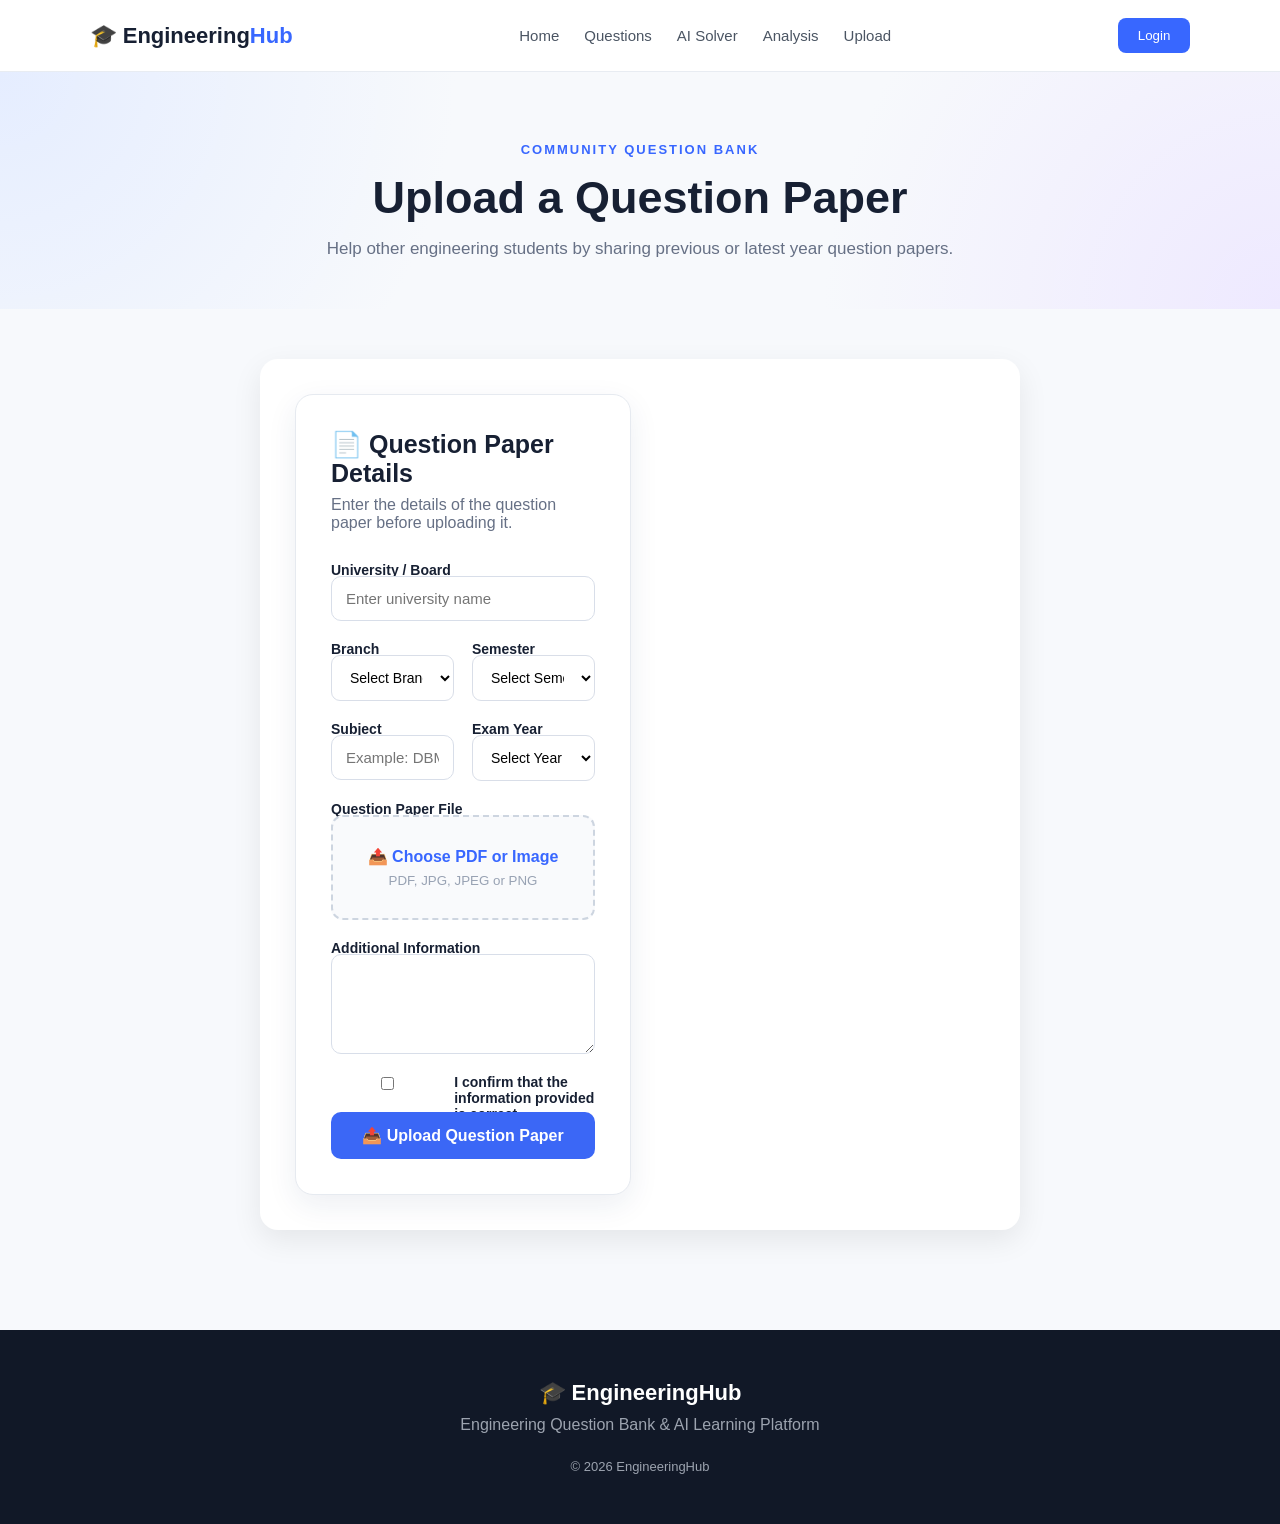
<file: Engineering-Question-hub.html>
<!DOCTYPE html>
<html lang="en">

<head>
    <meta charset="UTF-8">

    <meta name="viewport"
        content="width=device-width, initial-scale=1.0">

    <title>Upload Question Paper - EngineeringHub</title>

    <link rel="stylesheet" href="style.css">
</head>

<body>

    <!-- NAVBAR -->

    <header class="navbar">

        <div class="logo">
            🎓 Engineering<span>Hub</span>
        </div>

        <nav>
            <a href="index.html">Home</a>
            <a href="question-bank.html">Questions</a>
            <a href="index.html#ai">AI Solver</a>
            <a href="index.html#analysis">Analysis</a>
            <a href="upload.html">Upload</a>
        </nav>

        <button class="login-btn">
            Login
        </button>

    </header>


    <!-- HEADER -->

    <section class="upload-header">

        <p class="small-title">
            COMMUNITY QUESTION BANK
        </p>

        <h1>
            Upload a Question Paper
        </h1>

        <p>
            Help other engineering students by sharing
            previous or latest year question papers.
        </p>

    </section>


    <!-- UPLOAD FORM -->

    <main class="upload-container">

        <form id="uploadForm"
            onsubmit="submitQuestionPaper(event)">

            <div class="upload-card">

                <h2>
                    📄 Question Paper Details
                </h2>

                <p class="form-description">
                    Enter the details of the question paper
                    before uploading it.
                </p>


                <!-- UNIVERSITY -->

                <div class="form-group">

                    <label>
                        University / Board
                    </label>

                    <input
                        type="text"
                        id="uploadUniversity"
                        placeholder="Enter university name"
                        required>

                </div>


                <!-- BRANCH -->

                <div class="form-row">

                    <div class="form-group">

                        <label>
                            Branch
                        </label>

                        <select
                            id="uploadBranch"
                            required>

                            <option value="">
                                Select Branch
                            </option>

                            <option>
                                CSE
                            </option>

                            <option>
                                ECE
                            </option>

                            <option>
                                EE
                            </option>

                            <option>
                                ME
                            </option>

                            <option>
                                CE
                            </option>

                        </select>

                    </div>


                    <!-- SEMESTER -->

                    <div class="form-group">

                        <label>
                            Semester
                        </label>

                        <select
                            id="uploadSemester"
                            required>

                            <option value="">
                                Select Semester
                            </option>

                            <option>1st Semester</option>
                            <option>2nd Semester</option>
                            <option>3rd Semester</option>
                            <option>4th Semester</option>
                            <option>5th Semester</option>
                            <option>6th Semester</option>
                            <option>7th Semester</option>
                            <option>8th Semester</option>

                        </select>

                    </div>

                </div>


                <!-- SUBJECT + YEAR -->

                <div class="form-row">

                    <div class="form-group">

                        <label>
                            Subject
                        </label>

                        <input
                            type="text"
                            id="uploadSubject"
                            placeholder="Example: DBMS"
                            required>

                    </div>


                    <div class="form-group">

                        <label>
                            Exam Year
                        </label>

                        <select
                            id="uploadYear"
                            required>

                            <option value="">
                                Select Year
                            </option>

                            <option>2026</option>
                            <option>2025</option>
                            <option>2024</option>
                            <option>2023</option>
                            <option>2022</option>
                            <option>2021</option>
                            <option>2020</option>

                        </select>

                    </div>

                </div>


                <!-- FILE -->

                <div class="form-group">

                    <label>
                        Question Paper File
                    </label>

                    <div class="file-upload">

                        <input
                            type="file"
                            id="questionFile"
                            accept=".pdf,.jpg,.jpeg,.png"
                            required>

                        <div class="file-text">

                            📤 Choose PDF or Image

                            <small>
                                PDF, JPG, JPEG or PNG
                            </small>

                        </div>

                    </div>

                </div>


                <!-- DESCRIPTION -->

                <div class="form-group">

                    <label>
                        Additional Information
                    </label>

                    <textarea
                        id="uploadDescription"
                        rows="4"
                        placeholder="Optional information about this question paper...">
                    </textarea>

                </div>


                <!-- AGREEMENT -->

                <label class="agreement">

                    <input
                        type="checkbox"
                        id="uploadAgreement"
                        required>

                    <span>
                        I confirm that the information provided
                        is correct.
                    </span>

                </label>


                <!-- SUBMIT -->

                <button
                    type="submit"
                    class="upload-submit">

                    📤 Upload Question Paper

                </button>


                <!-- STATUS -->

                <div
                    id="uploadStatus"
                    class="upload-status">
                </div>

            </div>

        </form>

    </main>


    <!-- FOOTER -->

    <footer>

        <div class="footer-logo">
            🎓 EngineeringHub
        </div>

        <p>
            Engineering Question Bank & AI Learning Platform
        </p>

        <p class="copyright">
            © 2026 EngineeringHub
        </p>

    </footer>


    <script src="script.js"></script>

</body>

</html>
</file>
<file: style.css>
* {
    margin: 0;
    padding: 0;
    box-sizing: border-box;
}

html {
    scroll-behavior: smooth;
}

body {
    font-family: Arial, sans-serif;
    background: #f7f9fc;
    color: #172033;
}


/* ================= NAVBAR ================= */

.navbar {
    width: 100%;
    padding: 18px 7%;
    display: flex;
    align-items: center;
    justify-content: space-between;
    background: white;
    border-bottom: 1px solid #e8ecf2;
    position: sticky;
    top: 0;
    z-index: 1000;
}

.logo {
    font-size: 22px;
    font-weight: bold;
}

.logo span {
    color: #3867ff;
}

nav {
    display: flex;
    gap: 25px;
}

nav a {
    text-decoration: none;
    color: #4b5563;
    font-size: 15px;
}

nav a:hover {
    color: #3867ff;
}

.login-btn {
    border: none;
    background: #3867ff;
    color: white;
    padding: 10px 20px;
    border-radius: 8px;
    cursor: pointer;
}


/* ================= HERO ================= */

.hero {
    min-height: 650px;
    display: flex;
    align-items: center;
    justify-content: center;
    text-align: center;
    padding: 80px 20px;

    background:
        radial-gradient(circle at top left, #e5edff, transparent 35%),
        radial-gradient(circle at bottom right, #e9e5ff, transparent 35%);
}

.hero-content {
    max-width: 850px;
}

.small-title {
    color: #3867ff;
    font-size: 13px;
    font-weight: bold;
    letter-spacing: 2px;
    margin-bottom: 15px;
}

.hero h1 {
    font-size: 64px;
    line-height: 1.1;
    margin-bottom: 25px;
}

.hero h1 span {
    color: #3867ff;
}

.hero-text {
    max-width: 650px;
    margin: auto;
    color: #667085;
    font-size: 18px;
    line-height: 1.7;
}


/* ================= SEARCH ================= */

.search-box {
    display: flex;
    max-width: 650px;
    margin: 40px auto 0;
    background: white;
    padding: 7px;
    border-radius: 12px;
    box-shadow: 0 15px 40px rgba(30, 50, 100, 0.12);
}

.search-box input {
    flex: 1;
    border: none;
    outline: none;
    padding: 15px;
    font-size: 15px;
}

.search-box button {
    border: none;
    background: #3867ff;
    color: white;
    padding: 0 25px;
    border-radius: 8px;
    cursor: pointer;
}


/* ================= SECTION ================= */

.section {
    padding: 100px 7%;
}

.section-title {
    text-align: center;
    margin-bottom: 50px;
}

.section-title p {
    color: #3867ff;
    font-size: 13px;
    font-weight: bold;
    letter-spacing: 2px;
}

.section-title h2 {
    font-size: 40px;
    margin: 12px 0;
}

.section-title span {
    color: #667085;
}


/* ================= CARDS ================= */

.cards {
    display: grid;
    grid-template-columns: repeat(4, 1fr);
    gap: 20px;
}

.card {
    background: white;
    padding: 30px;
    border-radius: 15px;
    border: 1px solid #e8ecf2;
    transition: 0.3s;
}

.card:hover {
    transform: translateY(-6px);
    box-shadow: 0 15px 35px rgba(30, 50, 100, 0.1);
}

.card-icon {
    font-size: 35px;
    margin-bottom: 20px;
}

.card h3 {
    margin-bottom: 10px;
}

.card p {
    color: #667085;
    line-height: 1.5;
    margin-bottom: 20px;
}

.card button {
    border: none;
    background: transparent;
    color: #3867ff;
    font-weight: bold;
    cursor: pointer;
}


/* ================= AI SECTION ================= */

.ai-section {
    padding: 100px 7%;
    display: grid;
    grid-template-columns: 1fr 1fr;
    gap: 70px;
    align-items: center;
    background: #111827;
    color: white;
}

.ai-content h2 {
    font-size: 45px;
    line-height: 1.2;
    margin-bottom: 20px;
}

.ai-content p {
    color: #cbd5e1;
    line-height: 1.7;
    margin-bottom: 25px;
}

.primary-btn {
    border: none;
    background: #3867ff;
    color: white;
    padding: 14px 25px;
    border-radius: 8px;
    cursor: pointer;
    font-weight: bold;
}


/* AI BOX */

.ai-box {
    background: white;
    padding: 25px;
    border-radius: 15px;
    color: #172033;
}

.ai-header {
    font-weight: bold;
    margin-bottom: 15px;
}

.ai-box textarea {
    width: 100%;
    min-height: 150px;
    border: 1px solid #d9dee8;
    border-radius: 8px;
    padding: 15px;
    resize: vertical;
    outline: none;
}

.ai-box button {
    width: 100%;
    margin-top: 12px;
    padding: 13px;
    border: none;
    border-radius: 8px;
    background: #3867ff;
    color: white;
    cursor: pointer;
}

#aiResult {
    margin-top: 15px;
    padding: 10px;
    line-height: 1.6;
}


/* ================= ANALYSIS ================= */

.analysis-grid {
    display: grid;
    grid-template-columns: repeat(3, 1fr);
    gap: 25px;
}

.analysis-card {
    background: white;
    border: 1px solid #e8ecf2;
    border-radius: 15px;
    padding: 35px;
}

.analysis-card span {
    font-size: 35px;
}

.analysis-card h3 {
    margin: 20px 0 10px;
}

.analysis-card p {
    color: #667085;
    line-height: 1.6;
}


/* ================= UPLOAD ================= */

.upload-section {
    margin: 40px 7% 100px;
    padding: 55px;
    border-radius: 20px;
    background: #eaf0ff;
    display: flex;
    align-items: center;
    justify-content: space-between;
}

.upload-section h2 {
    font-size: 32px;
    margin-bottom: 12px;
}

.upload-section p {
    color: #667085;
}


/* ================= FOOTER ================= */

footer {
    background: #111827;
    color: white;
    text-align: center;
    padding: 50px 20px;
}

.footer-logo {
    font-size: 22px;
    font-weight: bold;
    margin-bottom: 10px;
}

footer p {
    color: #9ca3af;
}

.copyright {
    margin-top: 25px;
    font-size: 13px;
}


/* ================= MOBILE ================= */

@media (max-width: 900px) {

    nav {
        display: none;
    }

    .hero h1 {
        font-size: 45px;
    }

    .cards {
        grid-template-columns: repeat(2, 1fr);
    }

    .ai-section {
        grid-template-columns: 1fr;
    }

    .analysis-grid {
        grid-template-columns: 1fr;
    }

    .upload-section {
        flex-direction: column;
        gap: 25px;
        text-align: center;
    }
}


@media (max-width: 550px) {

    .navbar {
        padding: 15px 5%;
    }

    .login-btn {
        padding: 8px 13px;
    }

    .hero {
        padding: 60px 15px;
    }

    .hero h1 {
        font-size: 38px;
    }

    .search-box {
        flex-direction: column;
        gap: 8px;
    }

    .search-box button {
        padding: 13px;
    }

    .cards {
        grid-template-columns: 1fr;
    }

    .section {
        padding: 70px 5%;
    }

    .section-title h2 {
        font-size: 32px;
    }

    .ai-section {
        padding: 70px 5%;
    }

    .ai-content h2 {
        font-size: 35px;
    }

    .upload-section {
        margin: 20px 5% 70px;
        padding: 35px 20px;
    }
}
/* ================= QUESTION BANK PAGE ================= */

.page-header {
    text-align: center;
    padding: 80px 20px 50px;
    background:
        radial-gradient(circle at top left, #e5edff, transparent 35%),
        radial-gradient(circle at bottom right, #eee9ff, transparent 35%);
}

.page-header h1 {
    font-size: 48px;
    margin: 15px 0;
}

.page-header p:last-child {
    color: #667085;
    font-size: 17px;
}


/* FILTER */

.filter-section {
    max-width: 1100px;
    margin: 40px auto;
    padding: 25px;

    background: white;

    border: 1px solid #e8ecf2;
    border-radius: 15px;

    display: grid;
    grid-template-columns: repeat(4, 1fr) auto;

    gap: 15px;

    box-shadow: 0 10px 30px rgba(30, 50, 100, 0.08);
}

.filter-box {
    display: flex;
    flex-direction: column;
    gap: 8px;
}

.filter-box label {
    font-size: 13px;
    font-weight: bold;
    color: #475467;
}

.filter-box select {
    padding: 12px;

    border: 1px solid #d9dee8;
    border-radius: 8px;

    background: white;

    outline: none;
}

.filter-button {
    align-self: end;

    padding: 12px 22px;

    border: none;
    border-radius: 8px;

    background: #3867ff;
    color: white;

    cursor: pointer;
}


/* QUESTION SECTION */

.question-section {
    max-width: 1100px;
    margin: auto;
    padding: 40px 20px 100px;
}

.question-title {
    margin-bottom: 30px;
}

.question-title h2 {
    font-size: 30px;
    margin-bottom: 8px;
}

.question-title p {
    color: #667085;
}


/* QUESTION GRID */

.question-grid {
    display: grid;

    grid-template-columns: repeat(2, 1fr);

    gap: 20px;
}


.question-card {
    background: white;

    border: 1px solid #e8ecf2;

    border-radius: 15px;

    padding: 25px;

    display: flex;
    flex-direction: column;

    gap: 15px;

    transition: 0.3s;
}

.question-card:hover {
    transform: translateY(-5px);

    box-shadow:
        0 15px 35px rgba(30, 50, 100, 0.10);
}


.paper-icon {
    font-size: 35px;
}


.badge {
    display: inline-block;

    padding: 5px 10px;

    background: #eaf0ff;

    color: #3867ff;

    border-radius: 20px;

    font-size: 12px;

    font-weight: bold;
}


.question-card h3 {
    margin: 12px 0 8px;

    font-size: 20px;
}


.question-card p {
    color: #667085;

    margin: 5px 0;
}


.question-card .university {
    font-size: 13px;

    color: #98a2b3;
}


.question-card button {
    width: fit-content;

    padding: 10px 16px;

    border: none;

    border-radius: 8px;

    background: #3867ff;

    color: white;

    cursor: pointer;
}


/* MOBILE */

@media (max-width: 900px) {

    .filter-section {
        grid-template-columns: repeat(2, 1fr);

        margin: 25px 20px;
    }

    .question-grid {
        grid-template-columns: 1fr;
    }

}


@media (max-width: 550px) {

    .page-header h1 {
        font-size: 36px;
    }

    .filter-section {
        grid-template-columns: 1fr;
    }

    .question-section {
        padding-left: 15px;
        padding-right: 15px;
    }

}
/* ================= QUESTION PAPER PAGE ================= */

.paper-header {
    text-align: center;

    padding: 70px 20px 50px;

    background:
        radial-gradient(
            circle at top left,
            #e5edff,
            transparent 35%
        ),
        radial-gradient(
            circle at bottom right,
            #eee9ff,
            transparent 35%
        );
}


.back-link {
    display: inline-block;

    margin-bottom: 35px;

    color: #3867ff;

    text-decoration: none;

    font-weight: 600;
}


.paper-header h1 {
    font-size: 45px;

    margin: 15px 0;
}


.paper-header > p {
    color: #667085;

    font-size: 17px;
}


.paper-info {
    display: flex;

    justify-content: center;

    flex-wrap: wrap;

    gap: 12px;

    margin-top: 25px;
}


.paper-info span {
    background: white;

    padding: 9px 15px;

    border-radius: 30px;

    border: 1px solid #e5e7eb;

    font-size: 14px;

    color: #475467;
}


/* QUESTIONS */

.paper-container {
    max-width: 950px;

    margin: auto;

    padding: 50px 20px 100px;
}


.single-question {
    background: white;

    border: 1px solid #e6eaf0;

    border-radius: 18px;

    padding: 30px;

    margin-bottom: 25px;

    box-shadow:
        0 8px 25px rgba(30, 50, 100, 0.06);
}


.question-number {
    display: inline-block;

    padding: 7px 12px;

    border-radius: 20px;

    background: #eaf0ff;

    color: #3867ff;

    font-size: 13px;

    font-weight: bold;

    margin-bottom: 15px;
}


.single-question h2 {
    font-size: 22px;

    line-height: 1.5;

    margin-bottom: 12px;
}


.single-question p {
    color: #667085;

    line-height: 1.7;

    margin-bottom: 20px;
}


.ai-solve-btn {
    border: none;

    background: #3867ff;

    color: white;

    padding: 12px 20px;

    border-radius: 9px;

    cursor: pointer;

    font-size: 14px;

    transition: 0.2s;
}


.ai-solve-btn:hover {
    transform: translateY(-2px);

    background: #2855e8;
}


/* AI ANSWER */

.answer-box {
    display: none;

    margin-top: 25px;

    padding: 22px;

    border-radius: 12px;

    background: #f5f8ff;

    border-left: 4px solid #3867ff;

    line-height: 1.7;

    color: #344054;
}


.answer-box.show {
    display: block;
}


/* MOBILE */

@media (max-width: 600px) {

    .paper-header h1 {
        font-size: 32px;
    }

    .paper-container {
        padding: 30px 15px 70px;
    }

    .single-question {
        padding: 22px;
    }

}
/* ================= UPLOAD PAGE ================= */

.upload-header {
    text-align: center;

    padding: 70px 20px 50px;

    background:
        radial-gradient(
            circle at top left,
            #e5edff,
            transparent 35%
        ),
        radial-gradient(
            circle at bottom right,
            #eee9ff,
            transparent 35%
        );
}

.upload-header h1 {
    font-size: 45px;

    margin: 15px 0;
}

.upload-header p:last-child {
    color: #667085;

    font-size: 17px;
}


/* UPLOAD CONTAINER */

.upload-container {
    max-width: 800px;

    margin: auto;

    padding: 50px 20px 100px;
}


.upload-card {
    background: white;

    border: 1px solid #e6eaf0;

    border-radius: 18px;

    padding: 35px;

    box-shadow:
        0 10px 30px rgba(30, 50, 100, 0.08);
}


.upload-card h2 {
    font-size: 25px;

    margin-bottom: 8px;
}


.form-description {
    color: #667085;

    margin-bottom: 30px;
}


/* FORM */

.form-group {
    display: flex;

    flex-direction: column;

    gap: 8px;

    margin-bottom: 20px;
}


.form-group label {
    font-size: 14px;

    font-weight: 600;

    color: #344054;
}


.form-group input,
.form-group select,
.form-group textarea {

    width: 100%;

    padding: 13px 14px;

    border: 1px solid #d9dee8;

    border-radius: 9px;

    font-family: inherit;

    font-size: 14px;

    outline: none;

    background: white;
}


.form-group input:focus,
.form-group select:focus,
.form-group textarea:focus {

    border-color: #3867ff;

    box-shadow:
        0 0 0 3px rgba(56, 103, 255, 0.10);
}


.form-row {

    display: grid;

    grid-template-columns: 1fr 1fr;

    gap: 18px;
}


/* FILE UPLOAD */

.file-upload {

    position: relative;

    border: 2px dashed #cdd5e0;

    border-radius: 12px;

    padding: 30px;

    text-align: center;

    cursor: pointer;

    background: #f9fafc;
}


.file-upload:hover {

    border-color: #3867ff;

    background: #f5f8ff;
}


.file-upload input {

    position: absolute;

    inset: 0;

    width: 100%;

    height: 100%;

    opacity: 0;

    cursor: pointer;
}


.file-text {

    color: #3867ff;

    font-weight: 600;

    display: flex;

    flex-direction: column;

    gap: 7px;
}


.file-text small {

    color: #98a2b3;

    font-weight: normal;
}


/* AGREEMENT */

.agreement {

    display: flex;

    align-items: flex-start;

    gap: 10px;

    margin: 20px 0;

    color: #475467;

    font-size: 14px;
}


.agreement input {

    margin-top: 3px;
}


/* SUBMIT */

.upload-submit {

    width: 100%;

    padding: 14px;

    border: none;

    border-radius: 9px;

    background: #3867ff;

    color: white;

    font-size: 15px;

    font-weight: 600;

    cursor: pointer;

    transition: 0.2s;
}


.upload-submit:hover {

    background: #2855e8;

    transform: translateY(-1px);
}


/* STATUS */

.upload-status {

    margin-top: 20px;

    padding: 15px;

    border-radius: 9px;

    display: none;

    line-height: 1.6;
}


.upload-status.success {

    display: block;

    background: #ecfdf3;

    color: #067647;

    border: 1px solid #abefc6;
}


.upload-status.error {

    display: block;

    background: #fef3f2;

    color: #b42318;

    border: 1px solid #fecdca;
}


/* MOBILE */

@media (max-width: 600px) {

    .upload-header h1 {
        font-size: 32px;
    }

    .upload-card {
        padding: 22px;
    }

    .form-row {
        grid-template-columns: 1fr;
        gap: 0;
    }

}
/* ================= UPLOAD PAGE ================= */

.container {
    width: 90%;
    max-width: 900px;
    margin: 50px auto;
}

.container h1 {
    font-size: 38px;
    margin-bottom: 10px;
}

.container > p {
    color: #64748b;
    margin-bottom: 30px;
}

#uploadForm {
    background: #ffffff;
    padding: 35px;
    border-radius: 18px;
    box-shadow: 0 10px 30px rgba(0, 0, 0, 0.08);

    display: grid;
    grid-template-columns: 1fr 1fr;
    gap: 18px;
}

#uploadForm label {
    font-weight: 600;
    color: #172033;
    margin-bottom: -10px;
}

#uploadForm input,
#uploadForm textarea {
    width: 100%;
    padding: 13px 14px;
    border: 1px solid #d8dee9;
    border-radius: 10px;
    font-size: 15px;
    font-family: Arial, sans-serif;
    outline: none;
}

#uploadForm input:focus,
#uploadForm textarea:focus {
    border-color: #3b67f6;
}

#uploadForm textarea {
    min-height: 100px;
    resize: vertical;
}

#questionFile {
    padding: 10px;
    background: #f8fafc;
}

#uploadForm button {
    grid-column: 1 / -1;

    padding: 14px 20px;
    border: none;
    border-radius: 10px;

    background: #3b67f6;
    color: white;

    font-size: 16px;
    font-weight: 600;

    cursor: pointer;
}

#uploadForm button:hover {
    background: #2854dc;
}

#uploadStatus {
    margin-top: 20px;
    font-weight: 600;
}


/* ================= MOBILE ================= */

@media (max-width: 700px) {

    #uploadForm {
        grid-template-columns: 1fr;
        padding: 22px;
    }

    #uploadForm button {
        grid-column: auto;
    }

    .container h1 {
        font-size: 30px;
    }
}
/* ================= LOGIN PAGE ================= */

.auth-page {
    min-height: calc(100vh - 75px);
    display: flex;
    justify-content: center;
    align-items: center;
    padding: 60px 20px;

    background:
        radial-gradient(
            circle at top left,
            #e5edff,
            transparent 35%
        ),
        radial-gradient(
            circle at bottom right,
            #eee9ff,
            transparent 35%
        );
}

.auth-card {
    width: 100%;
    max-width: 450px;

    background: #ffffff;

    padding: 40px;

    border-radius: 20px;

    box-shadow:
        0 15px 40px rgba(0, 0, 0, 0.10);

    text-align: center;
}

.auth-icon {
    width: 65px;
    height: 65px;

    margin: 0 auto 20px;

    display: flex;
    align-items: center;
    justify-content: center;

    background: #eef3ff;

    border-radius: 50%;

    font-size: 30px;
}

.auth-card h1 {
    margin-bottom: 10px;

    font-size: 32px;

    color: #172033;
}

.auth-subtitle {
    color: #667085;

    margin-bottom: 30px;

    font-size: 15px;
}


#authForm {
    display: flex;
    flex-direction: column;

    text-align: left;

    gap: 10px;
}

#authForm label {
    font-weight: 600;

    color: #172033;

    margin-top: 8px;
}

#authForm input {
    width: 100%;

    box-sizing: border-box;

    padding: 14px 15px;

    border: 1px solid #d8dee9;

    border-radius: 10px;

    font-size: 15px;

    outline: none;
}

#authForm input:focus {
    border-color: #3b67f6;

    box-shadow:
        0 0 0 3px rgba(59, 103, 246, 0.10);
}


.auth-login-btn,
.auth-signup-btn {
    width: 100%;

    padding: 14px;

    border-radius: 10px;

    font-size: 15px;

    font-weight: 600;

    cursor: pointer;

    margin-top: 10px;
}


.auth-login-btn {
    border: none;

    background: #3b67f6;

    color: white;
}

.auth-login-btn:hover {
    background: #2854dc;
}


.auth-signup-btn {
    border: 1px solid #3b67f6;

    background: white;

    color: #3b67f6;
}

.auth-signup-btn:hover {
    background: #eef3ff;
}


.auth-status {
    margin-top: 20px;

    font-weight: 600;
}


/* MOBILE */

@media (max-width: 550px) {

    .auth-card {
        padding: 28px 22px;
    }

    .auth-card h1 {
        font-size: 28px;
    }

}
</file>
